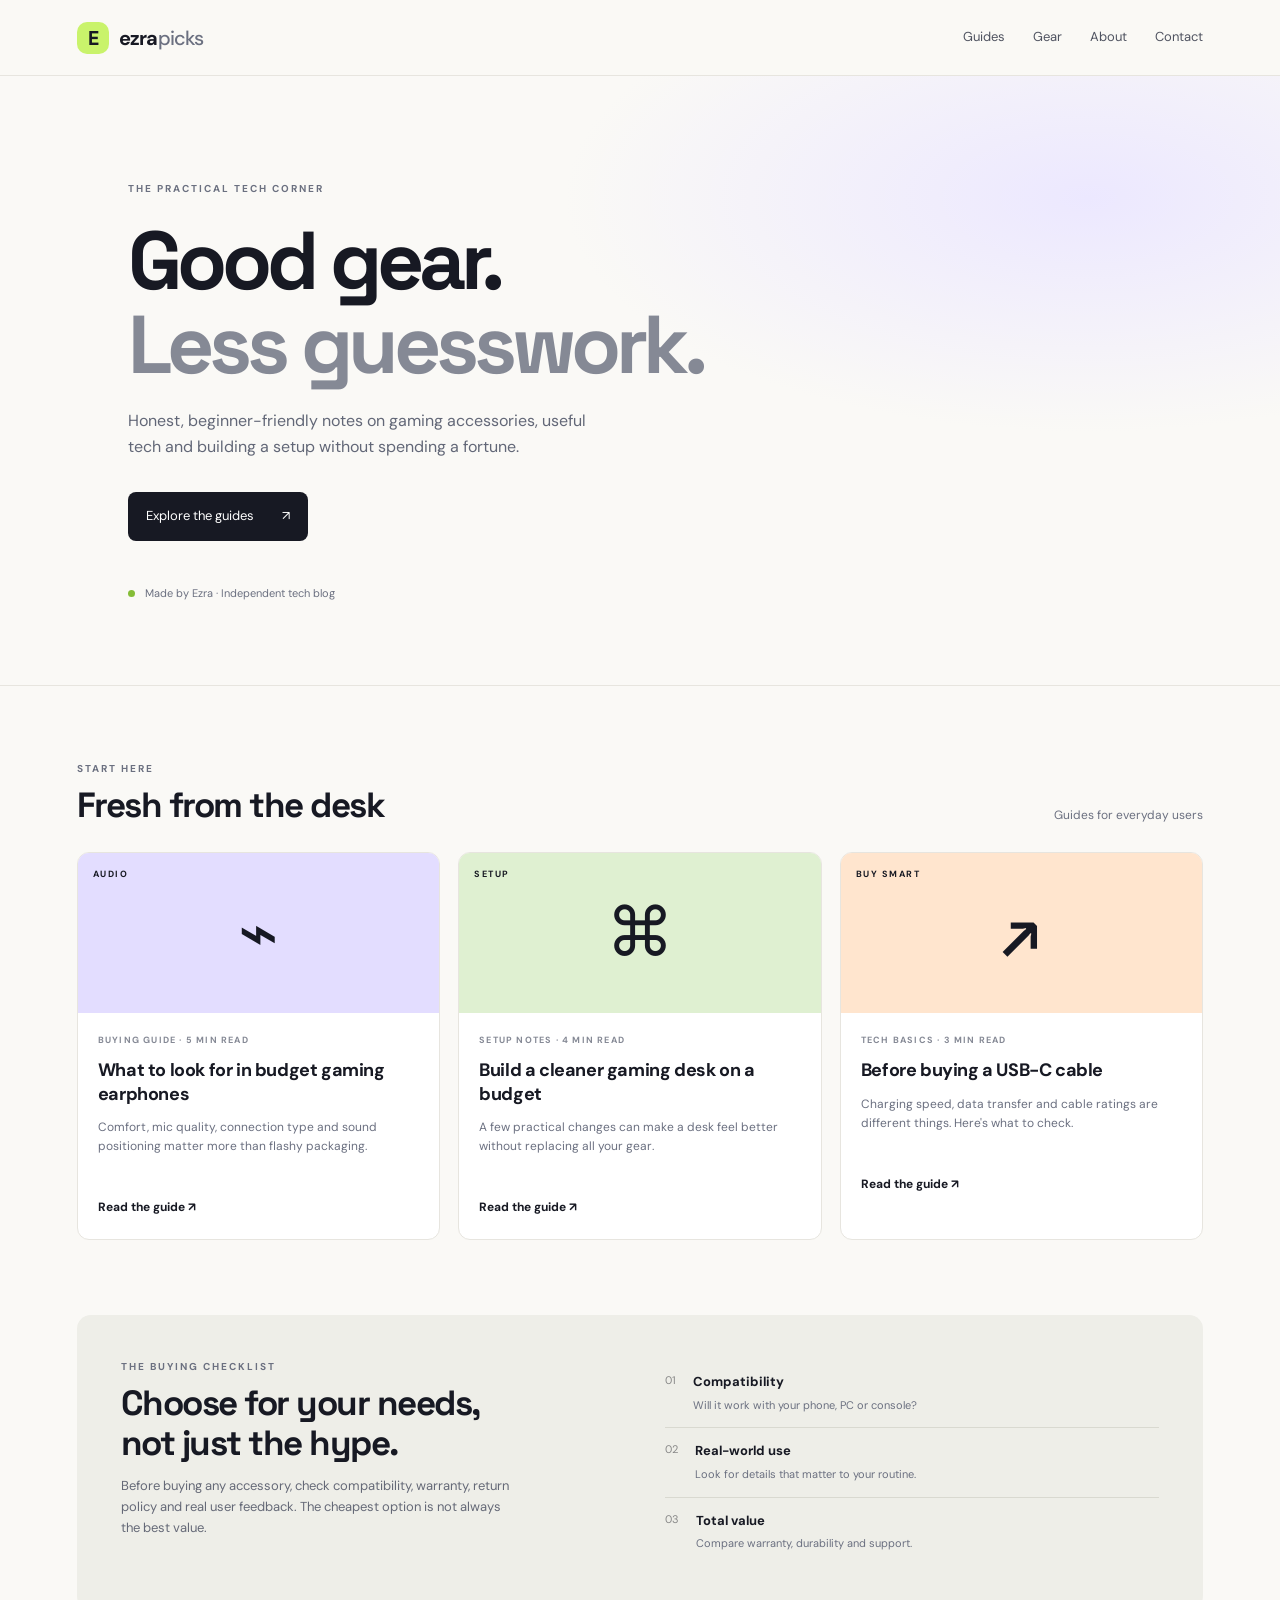
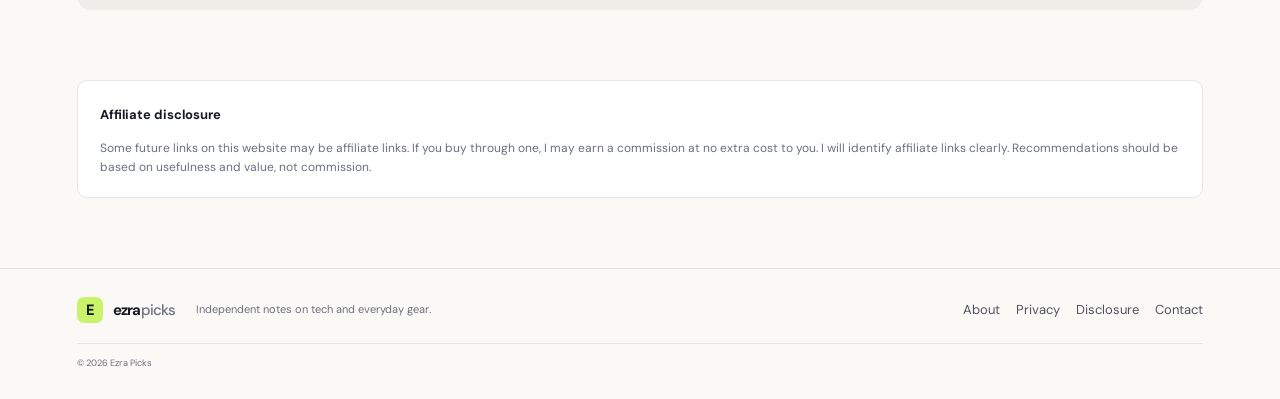
<file: index.html>
<!doctype html>
<html lang="en">
<head>
  <meta charset="utf-8">
  <meta name="viewport" content="width=device-width,initial-scale=1">
  <meta name="description" content="Practical tech, gaming gear and setup guides by Ezra.">
  <title>Ezra Picks | Tech, Gaming & Everyday Gear</title>
  <link rel="stylesheet" href="style.css">
</head>
<body>
<header class="site-header">
  <a class="brand" href="index.html"><span class="brand-mark">E</span><span>ezra<span class="muted">picks</span></span></a>
  <nav><a href="#guides">Guides</a><a href="#gear">Gear</a><a href="about.html">About</a><a href="contact.html">Contact</a></nav>
</header>
<main>
  <section class="hero">
    <div class="eyebrow">THE PRACTICAL TECH CORNER</div>
    <h1>Good gear.<br><span>Less guesswork.</span></h1>
    <p>Honest, beginner-friendly notes on gaming accessories, useful tech and building a setup without spending a fortune.</p>
    <a class="button" href="#guides">Explore the guides <span aria-hidden="true">↗</span></a>
    <div class="hero-note"><span class="dot"></span> Made by Ezra · Independent tech blog</div>
  </section>

  <section class="section" id="guides">
    <div class="section-head"><div><div class="eyebrow">START HERE</div><h2>Fresh from the desk</h2></div><span class="section-caption">Guides for everyday users</span></div>
    <div class="cards">
      <article class="post-card">
        <div class="card-art art-purple"><span class="art-icon">⌁</span><span class="art-label">AUDIO</span></div>
        <div class="card-body"><div class="meta">BUYING GUIDE · 5 MIN READ</div><h3>What to look for in budget gaming earphones</h3><p>Comfort, mic quality, connection type and sound positioning matter more than flashy packaging.</p><a href="gaming-earphones.html" class="text-link">Read the guide ↗</a></div>
      </article>
      <article class="post-card">
        <div class="card-art art-green"><span class="art-icon">⌘</span><span class="art-label">SETUP</span></div>
        <div class="card-body"><div class="meta">SETUP NOTES · 4 MIN READ</div><h3>Build a cleaner gaming desk on a budget</h3><p>A few practical changes can make a desk feel better without replacing all your gear.</p><a href="budget-setup.html" class="text-link">Read the guide ↗</a></div>
      </article>
      <article class="post-card">
        <div class="card-art art-orange"><span class="art-icon">↗</span><span class="art-label">BUY SMART</span></div>
        <div class="card-body"><div class="meta">TECH BASICS · 3 MIN READ</div><h3>Before buying a USB-C cable</h3><p>Charging speed, data transfer and cable ratings are different things. Here's what to check.</p><a href="usb-c-cables.html" class="text-link">Read the guide ↗</a></div>
      </article>
    </div>
  </section>

  <section class="feature" id="gear">
    <div><div class="eyebrow">THE BUYING CHECKLIST</div><h2>Choose for your needs,<br>not just the hype.</h2><p>Before buying any accessory, check compatibility, warranty, return policy and real user feedback. The cheapest option is not always the best value.</p></div>
    <div class="checklist"><div><span>01</span><p><b>Compatibility</b><small>Will it work with your phone, PC or console?</small></p></div><div><span>02</span><p><b>Real-world use</b><small>Look for details that matter to your routine.</small></p></div><div><span>03</span><p><b>Total value</b><small>Compare warranty, durability and support.</small></p></div></div>
  </section>

  <section class="disclosure">
    <b>Affiliate disclosure</b>
    <p>Some future links on this website may be affiliate links. If you buy through one, I may earn a commission at no extra cost to you. I will identify affiliate links clearly. Recommendations should be based on usefulness and value, not commission.</p>
  </section>
</main>
<footer><a class="brand small-brand" href="index.html"><span class="brand-mark">E</span><span>ezra<span class="muted">picks</span></span></a><span>Independent notes on tech and everyday gear.</span><div class="footer-links"><a href="about.html">About</a><a href="privacy.html">Privacy</a><a href="disclosure.html">Disclosure</a><a href="contact.html">Contact</a></div><small>© 2026 Ezra Picks</small></footer>
</body>
</html>
</file>
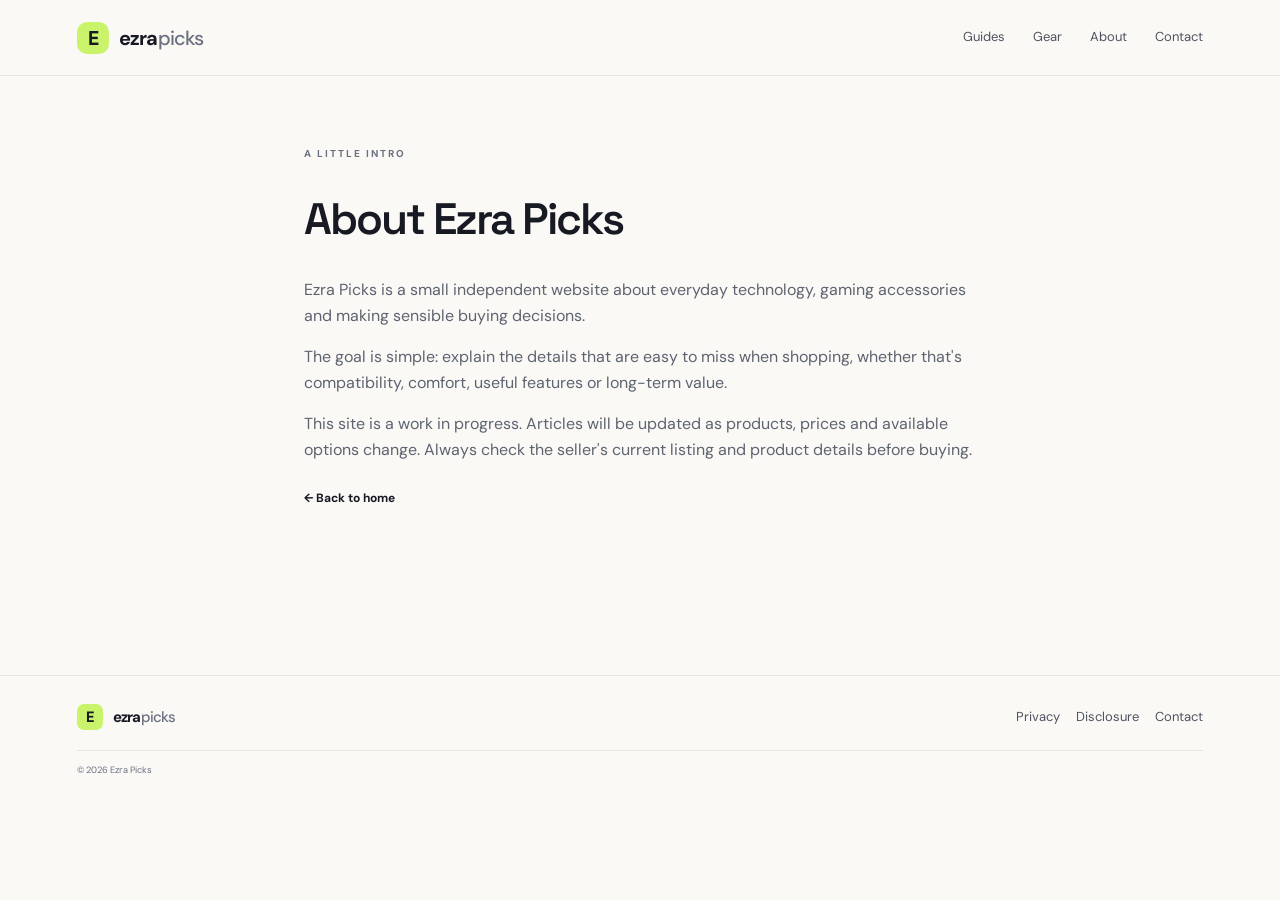
<file: about.html>
<!doctype html><html lang="en"><head><meta charset="utf-8"><meta name="viewport" content="width=device-width,initial-scale=1"><title>About | Ezra Picks</title><link rel="stylesheet" href="style.css"></head><body><header class="site-header"><a class="brand" href="index.html"><span class="brand-mark">E</span><span>ezra<span class="muted">picks</span></span></a><nav><a href="index.html#guides">Guides</a><a href="index.html#gear">Gear</a><a href="about.html">About</a><a href="contact.html">Contact</a></nav></header><main class="plain-page"><div class="eyebrow">A LITTLE INTRO</div><h1>About Ezra Picks</h1><p>Ezra Picks is a small independent website about everyday technology, gaming accessories and making sensible buying decisions.</p><p>The goal is simple: explain the details that are easy to miss when shopping, whether that's compatibility, comfort, useful features or long-term value.</p><p>This site is a work in progress. Articles will be updated as products, prices and available options change. Always check the seller's current listing and product details before buying.</p><p><a class="text-link" href="index.html">← Back to home</a></p></main><footer><a class="brand small-brand" href="index.html"><span class="brand-mark">E</span><span>ezra<span class="muted">picks</span></span></a><div class="footer-links"><a href="privacy.html">Privacy</a><a href="disclosure.html">Disclosure</a><a href="contact.html">Contact</a></div><small>© 2026 Ezra Picks</small></footer></body></html>
</file>
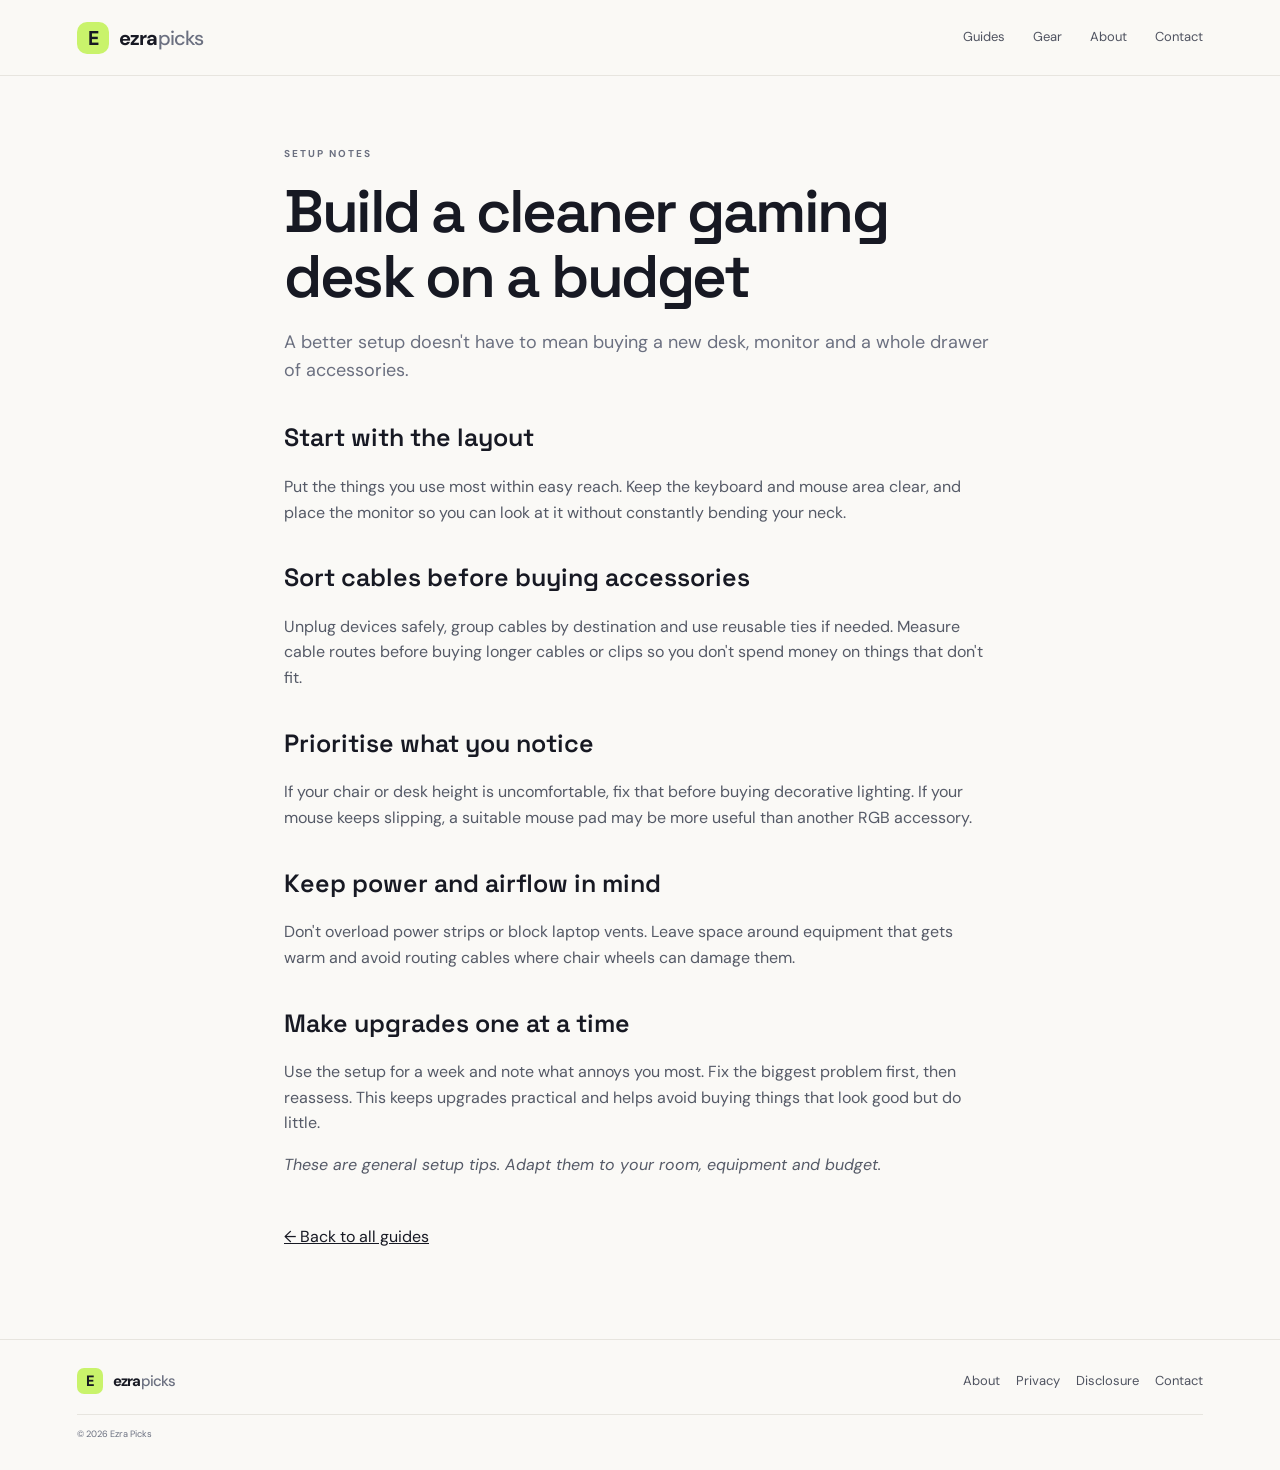
<file: budget-setup.html>
<!doctype html><html lang="en"><head><meta charset="utf-8"><meta name="viewport" content="width=device-width,initial-scale=1"><title>Budget Gaming Desk Setup | Ezra Picks</title><link rel="stylesheet" href="style.css"></head><body><header class="site-header"><a class="brand" href="index.html"><span class="brand-mark">E</span><span>ezra<span class="muted">picks</span></span></a><nav><a href="index.html#guides">Guides</a><a href="index.html#gear">Gear</a><a href="about.html">About</a><a href="contact.html">Contact</a></nav></header><article class="article"><div class="eyebrow">SETUP NOTES</div><h1>Build a cleaner gaming desk on a budget</h1><p class="lead">A better setup doesn't have to mean buying a new desk, monitor and a whole drawer of accessories.</p><h2>Start with the layout</h2><p>Put the things you use most within easy reach. Keep the keyboard and mouse area clear, and place the monitor so you can look at it without constantly bending your neck.</p><h2>Sort cables before buying accessories</h2><p>Unplug devices safely, group cables by destination and use reusable ties if needed. Measure cable routes before buying longer cables or clips so you don't spend money on things that don't fit.</p><h2>Prioritise what you notice</h2><p>If your chair or desk height is uncomfortable, fix that before buying decorative lighting. If your mouse keeps slipping, a suitable mouse pad may be more useful than another RGB accessory.</p><h2>Keep power and airflow in mind</h2><p>Don't overload power strips or block laptop vents. Leave space around equipment that gets warm and avoid routing cables where chair wheels can damage them.</p><h2>Make upgrades one at a time</h2><p>Use the setup for a week and note what annoys you most. Fix the biggest problem first, then reassess. This keeps upgrades practical and helps avoid buying things that look good but do little.</p><p><em>These are general setup tips. Adapt them to your room, equipment and budget.</em></p><a class="back" href="index.html">← Back to all guides</a></article><footer><a class="brand small-brand" href="index.html"><span class="brand-mark">E</span><span>ezra<span class="muted">picks</span></span></a><div class="footer-links"><a href="about.html">About</a><a href="privacy.html">Privacy</a><a href="disclosure.html">Disclosure</a><a href="contact.html">Contact</a></div><small>© 2026 Ezra Picks</small></footer></body></html>
</file>
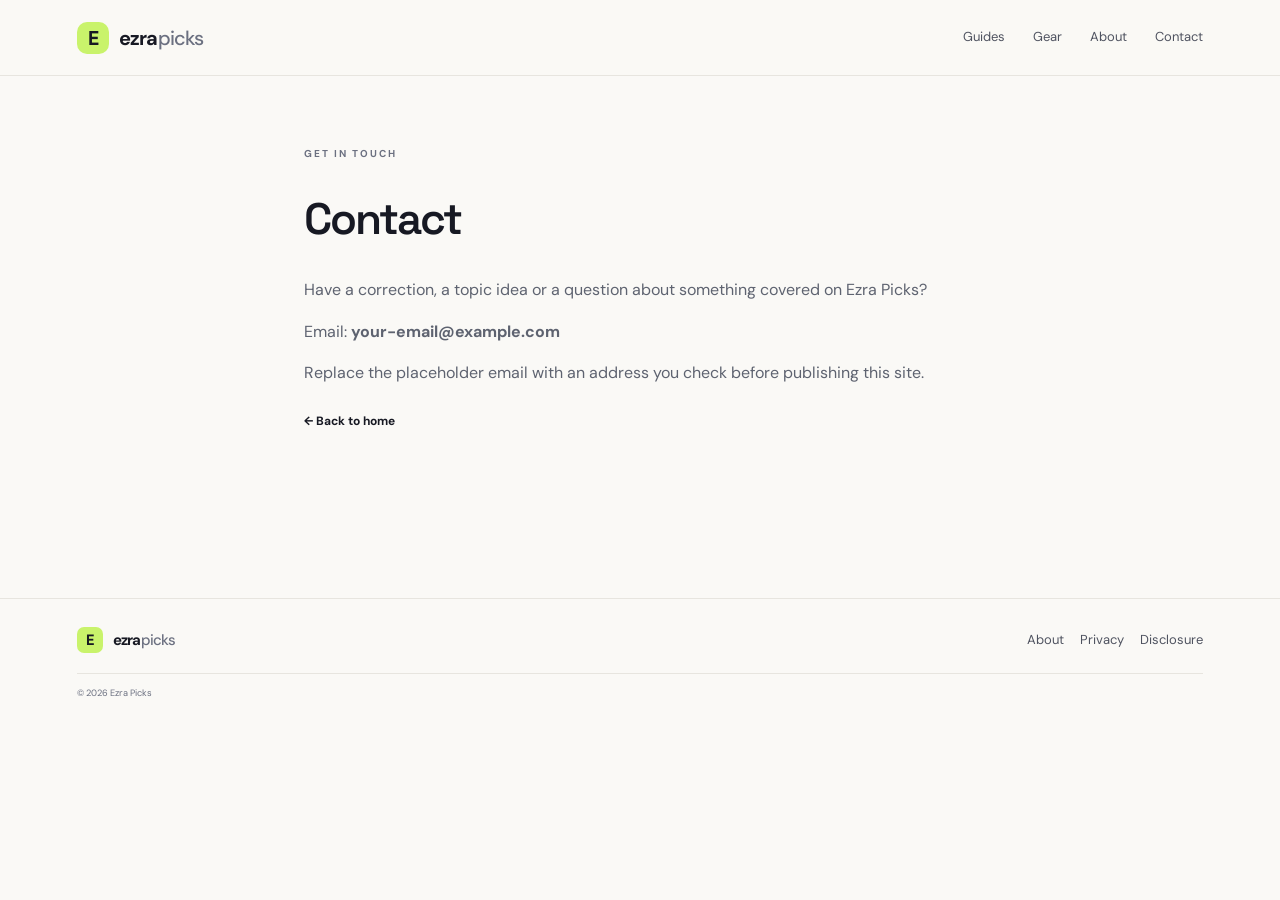
<file: contact.html>
<!doctype html><html lang="en"><head><meta charset="utf-8"><meta name="viewport" content="width=device-width,initial-scale=1"><title>Contact | Ezra Picks</title><link rel="stylesheet" href="style.css"></head><body><header class="site-header"><a class="brand" href="index.html"><span class="brand-mark">E</span><span>ezra<span class="muted">picks</span></span></a><nav><a href="index.html#guides">Guides</a><a href="index.html#gear">Gear</a><a href="about.html">About</a><a href="contact.html">Contact</a></nav></header><main class="plain-page"><div class="eyebrow">GET IN TOUCH</div><h1>Contact</h1><p>Have a correction, a topic idea or a question about something covered on Ezra Picks?</p><p>Email: <strong>your-email@example.com</strong></p><p>Replace the placeholder email with an address you check before publishing this site.</p><p><a class="text-link" href="index.html">← Back to home</a></p></main><footer><a class="brand small-brand" href="index.html"><span class="brand-mark">E</span><span>ezra<span class="muted">picks</span></span></a><div class="footer-links"><a href="about.html">About</a><a href="privacy.html">Privacy</a><a href="disclosure.html">Disclosure</a></div><small>© 2026 Ezra Picks</small></footer></body></html>
</file>
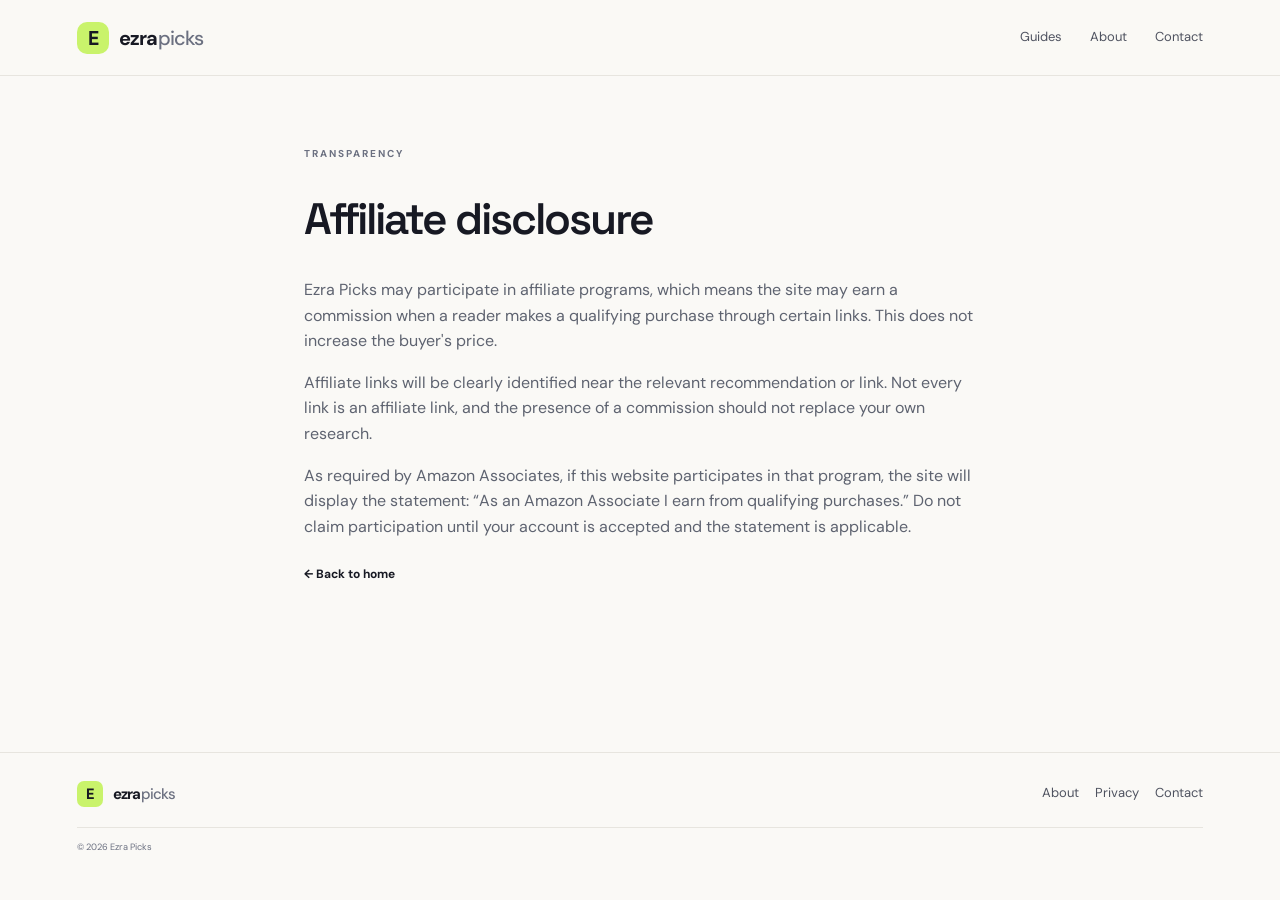
<file: disclosure.html>
<!doctype html><html lang="en"><head><meta charset="utf-8"><meta name="viewport" content="width=device-width,initial-scale=1"><title>Affiliate Disclosure | Ezra Picks</title><link rel="stylesheet" href="style.css"></head><body><header class="site-header"><a class="brand" href="index.html"><span class="brand-mark">E</span><span>ezra<span class="muted">picks</span></span></a><nav><a href="index.html#guides">Guides</a><a href="about.html">About</a><a href="contact.html">Contact</a></nav></header><main class="plain-page"><div class="eyebrow">TRANSPARENCY</div><h1>Affiliate disclosure</h1><p>Ezra Picks may participate in affiliate programs, which means the site may earn a commission when a reader makes a qualifying purchase through certain links. This does not increase the buyer's price.</p><p>Affiliate links will be clearly identified near the relevant recommendation or link. Not every link is an affiliate link, and the presence of a commission should not replace your own research.</p><p>As required by Amazon Associates, if this website participates in that program, the site will display the statement: “As an Amazon Associate I earn from qualifying purchases.” Do not claim participation until your account is accepted and the statement is applicable.</p><p><a class="text-link" href="index.html">← Back to home</a></p></main><footer><a class="brand small-brand" href="index.html"><span class="brand-mark">E</span><span>ezra<span class="muted">picks</span></span></a><div class="footer-links"><a href="about.html">About</a><a href="privacy.html">Privacy</a><a href="contact.html">Contact</a></div><small>© 2026 Ezra Picks</small></footer></body></html>
</file>
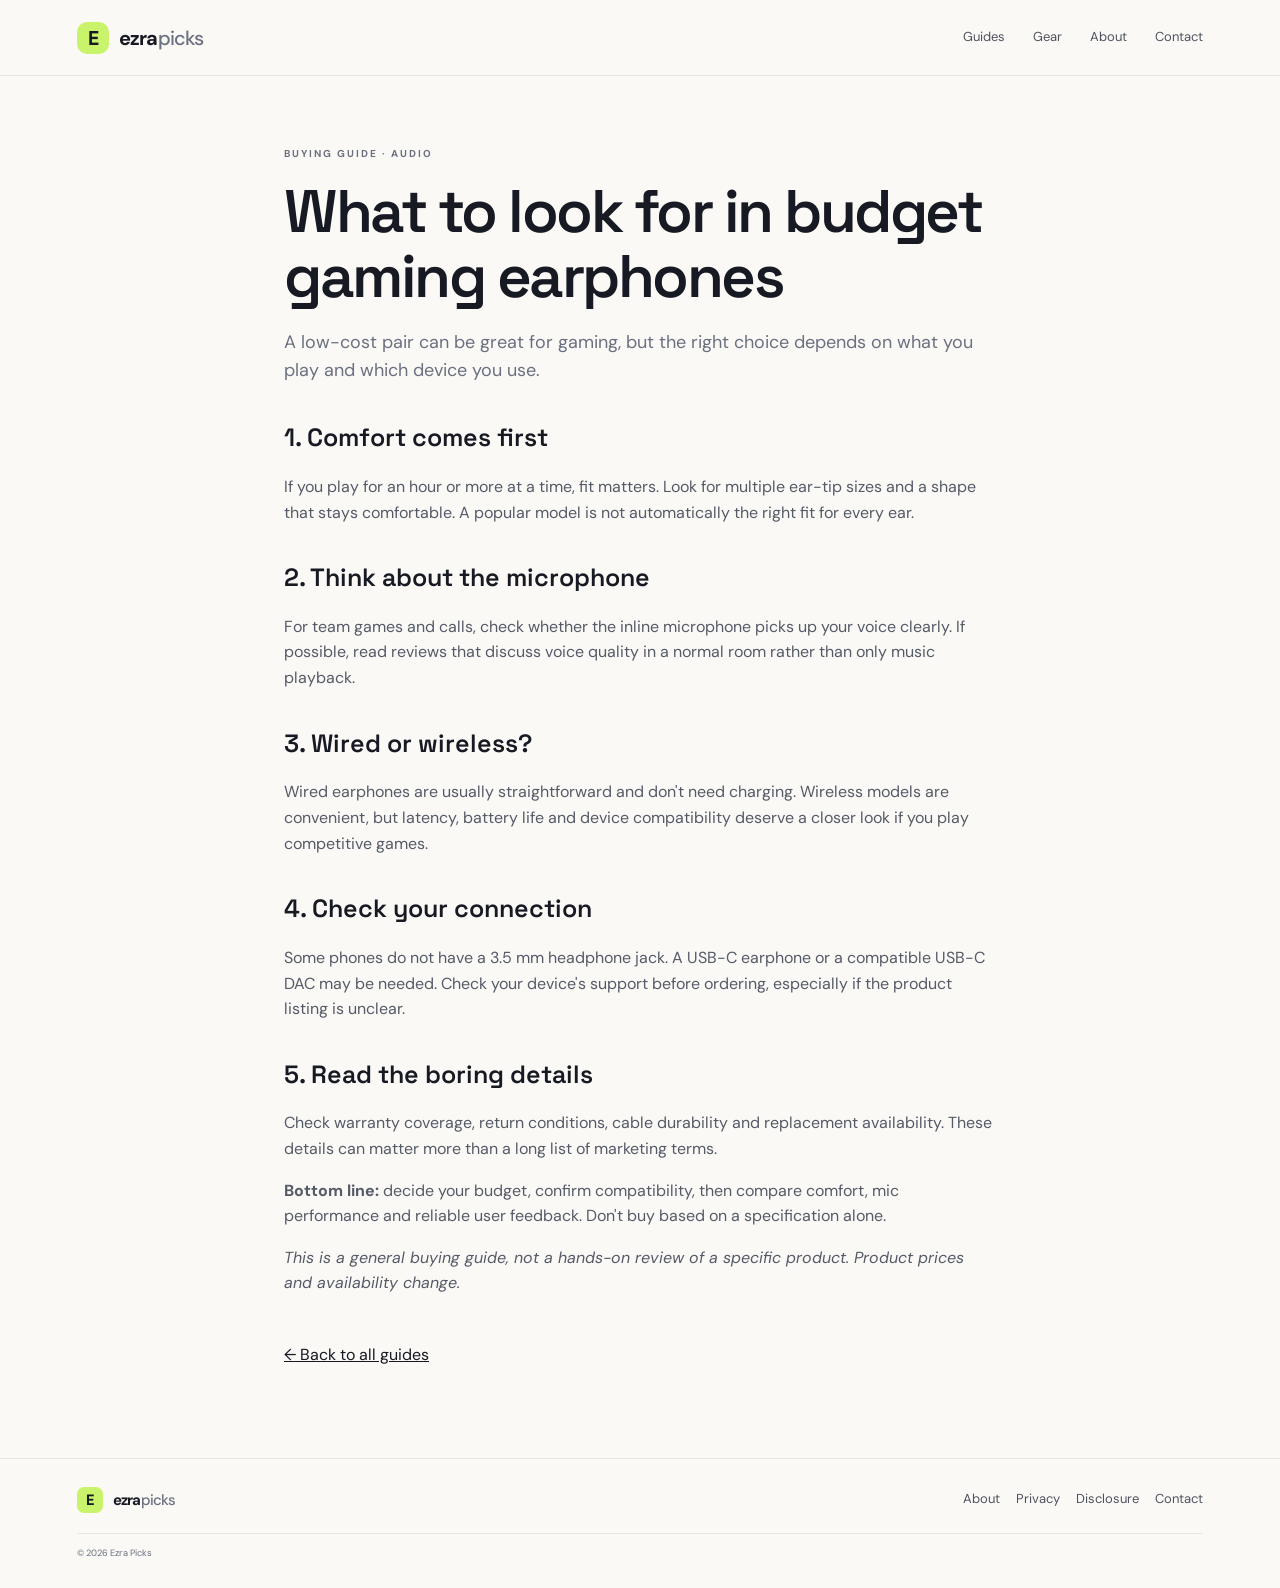
<file: gaming-earphones.html>
<!doctype html><html lang="en"><head><meta charset="utf-8"><meta name="viewport" content="width=device-width,initial-scale=1"><title>Budget Gaming Earphones | Ezra Picks</title><link rel="stylesheet" href="style.css"></head><body><header class="site-header"><a class="brand" href="index.html"><span class="brand-mark">E</span><span>ezra<span class="muted">picks</span></span></a><nav><a href="index.html#guides">Guides</a><a href="index.html#gear">Gear</a><a href="about.html">About</a><a href="contact.html">Contact</a></nav></header><article class="article"><div class="eyebrow">BUYING GUIDE · AUDIO</div><h1>What to look for in budget gaming earphones</h1><p class="lead">A low-cost pair can be great for gaming, but the right choice depends on what you play and which device you use.</p><h2>1. Comfort comes first</h2><p>If you play for an hour or more at a time, fit matters. Look for multiple ear-tip sizes and a shape that stays comfortable. A popular model is not automatically the right fit for every ear.</p><h2>2. Think about the microphone</h2><p>For team games and calls, check whether the inline microphone picks up your voice clearly. If possible, read reviews that discuss voice quality in a normal room rather than only music playback.</p><h2>3. Wired or wireless?</h2><p>Wired earphones are usually straightforward and don't need charging. Wireless models are convenient, but latency, battery life and device compatibility deserve a closer look if you play competitive games.</p><h2>4. Check your connection</h2><p>Some phones do not have a 3.5 mm headphone jack. A USB-C earphone or a compatible USB-C DAC may be needed. Check your device's support before ordering, especially if the product listing is unclear.</p><h2>5. Read the boring details</h2><p>Check warranty coverage, return conditions, cable durability and replacement availability. These details can matter more than a long list of marketing terms.</p><p><strong>Bottom line:</strong> decide your budget, confirm compatibility, then compare comfort, mic performance and reliable user feedback. Don't buy based on a specification alone.</p><p><em>This is a general buying guide, not a hands-on review of a specific product. Product prices and availability change.</em></p><a class="back" href="index.html">← Back to all guides</a></article><footer><a class="brand small-brand" href="index.html"><span class="brand-mark">E</span><span>ezra<span class="muted">picks</span></span></a><div class="footer-links"><a href="about.html">About</a><a href="privacy.html">Privacy</a><a href="disclosure.html">Disclosure</a><a href="contact.html">Contact</a></div><small>© 2026 Ezra Picks</small></footer></body></html>
</file>
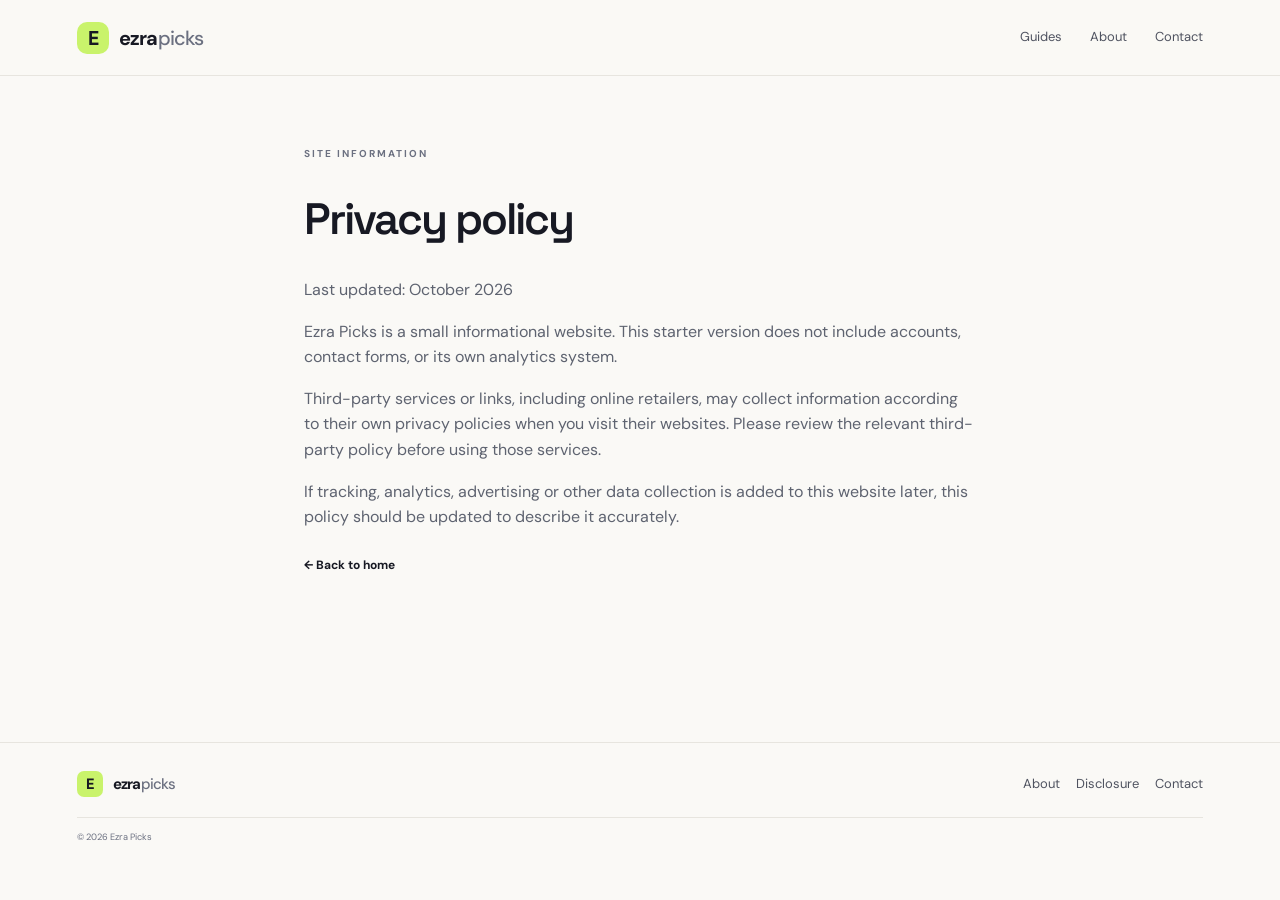
<file: privacy.html>
<!doctype html><html lang="en"><head><meta charset="utf-8"><meta name="viewport" content="width=device-width,initial-scale=1"><title>Privacy | Ezra Picks</title><link rel="stylesheet" href="style.css"></head><body><header class="site-header"><a class="brand" href="index.html"><span class="brand-mark">E</span><span>ezra<span class="muted">picks</span></span></a><nav><a href="index.html#guides">Guides</a><a href="about.html">About</a><a href="contact.html">Contact</a></nav></header><main class="plain-page"><div class="eyebrow">SITE INFORMATION</div><h1>Privacy policy</h1><p>Last updated: October 2026</p><p>Ezra Picks is a small informational website. This starter version does not include accounts, contact forms, or its own analytics system.</p><p>Third-party services or links, including online retailers, may collect information according to their own privacy policies when you visit their websites. Please review the relevant third-party policy before using those services.</p><p>If tracking, analytics, advertising or other data collection is added to this website later, this policy should be updated to describe it accurately.</p><p><a class="text-link" href="index.html">← Back to home</a></p></main><footer><a class="brand small-brand" href="index.html"><span class="brand-mark">E</span><span>ezra<span class="muted">picks</span></span></a><div class="footer-links"><a href="about.html">About</a><a href="disclosure.html">Disclosure</a><a href="contact.html">Contact</a></div><small>© 2026 Ezra Picks</small></footer></body></html>
</file>
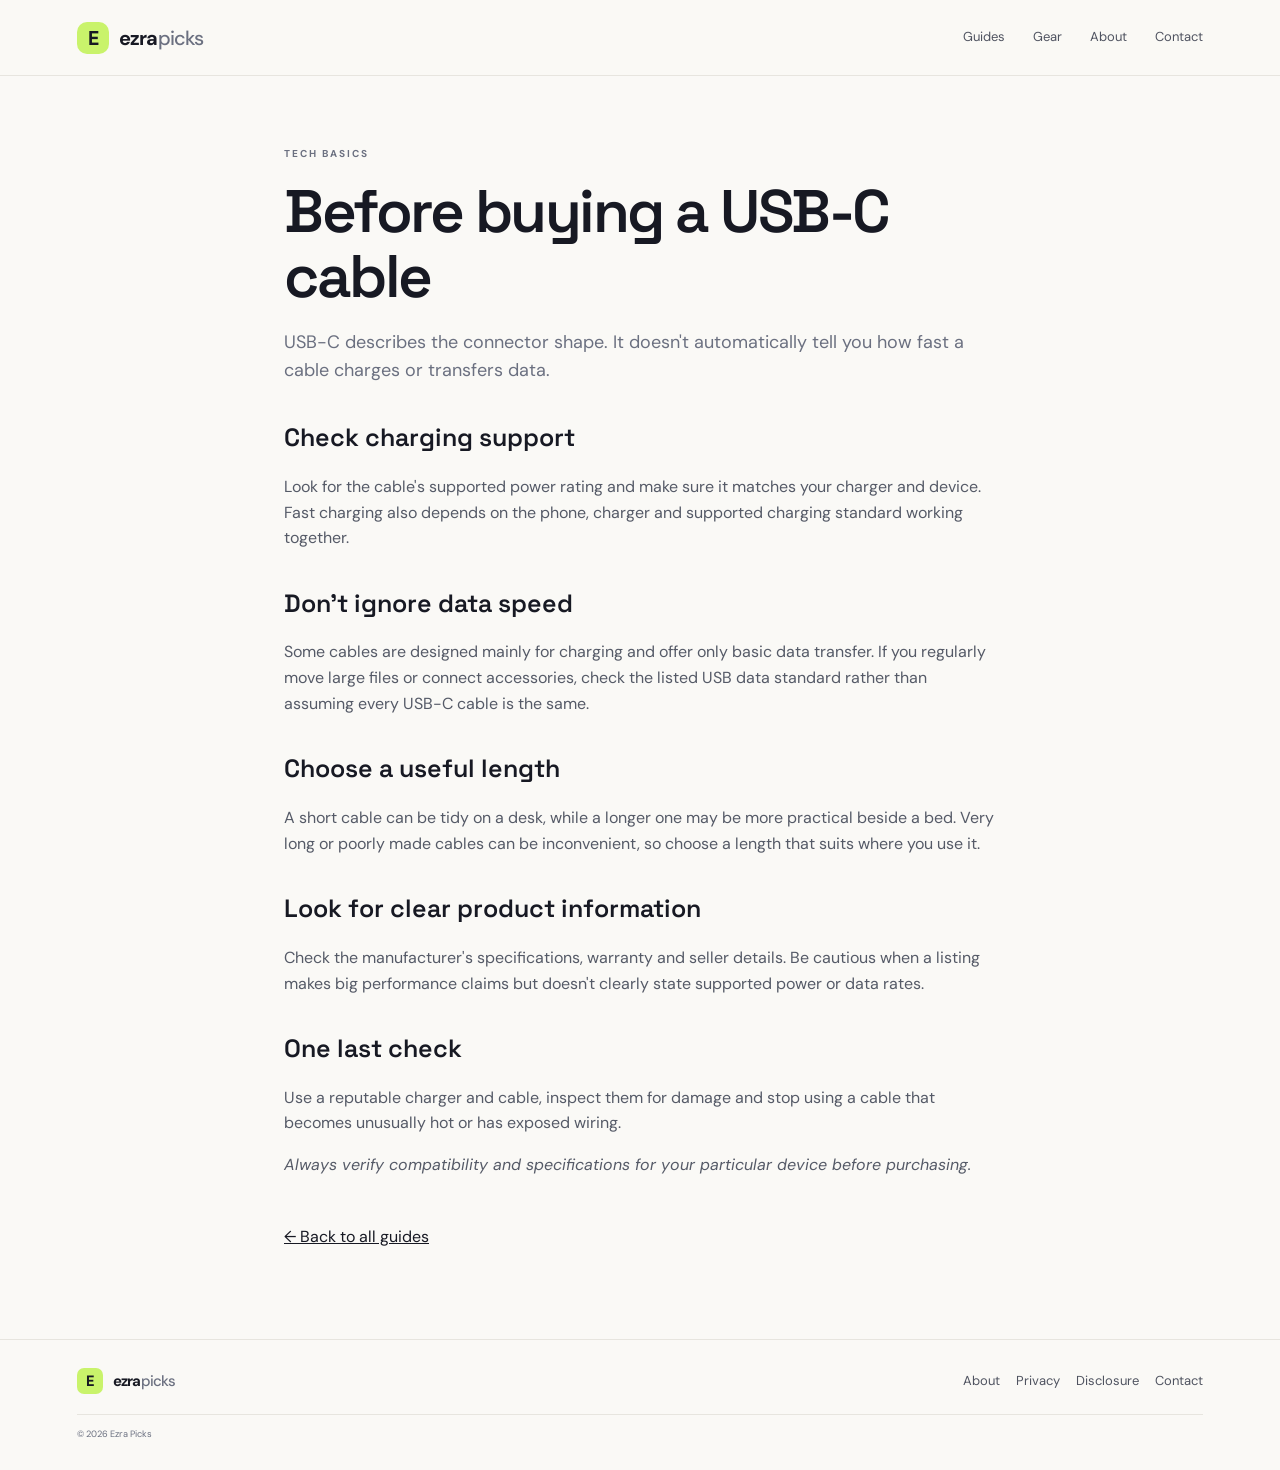
<file: usb-c-cables.html>
<!doctype html><html lang="en"><head><meta charset="utf-8"><meta name="viewport" content="width=device-width,initial-scale=1"><title>USB-C Cable Buying Guide | Ezra Picks</title><link rel="stylesheet" href="style.css"></head><body><header class="site-header"><a class="brand" href="index.html"><span class="brand-mark">E</span><span>ezra<span class="muted">picks</span></span></a><nav><a href="index.html#guides">Guides</a><a href="index.html#gear">Gear</a><a href="about.html">About</a><a href="contact.html">Contact</a></nav></header><article class="article"><div class="eyebrow">TECH BASICS</div><h1>Before buying a USB-C cable</h1><p class="lead">USB-C describes the connector shape. It doesn't automatically tell you how fast a cable charges or transfers data.</p><h2>Check charging support</h2><p>Look for the cable's supported power rating and make sure it matches your charger and device. Fast charging also depends on the phone, charger and supported charging standard working together.</p><h2>Don't ignore data speed</h2><p>Some cables are designed mainly for charging and offer only basic data transfer. If you regularly move large files or connect accessories, check the listed USB data standard rather than assuming every USB-C cable is the same.</p><h2>Choose a useful length</h2><p>A short cable can be tidy on a desk, while a longer one may be more practical beside a bed. Very long or poorly made cables can be inconvenient, so choose a length that suits where you use it.</p><h2>Look for clear product information</h2><p>Check the manufacturer's specifications, warranty and seller details. Be cautious when a listing makes big performance claims but doesn't clearly state supported power or data rates.</p><h2>One last check</h2><p>Use a reputable charger and cable, inspect them for damage and stop using a cable that becomes unusually hot or has exposed wiring.</p><p><em>Always verify compatibility and specifications for your particular device before purchasing.</em></p><a class="back" href="index.html">← Back to all guides</a></article><footer><a class="brand small-brand" href="index.html"><span class="brand-mark">E</span><span>ezra<span class="muted">picks</span></span></a><div class="footer-links"><a href="about.html">About</a><a href="privacy.html">Privacy</a><a href="disclosure.html">Disclosure</a><a href="contact.html">Contact</a></div><small>© 2026 Ezra Picks</small></footer></body></html>
</file>
<file: style.css>
@import url('https://fonts.googleapis.com/css2?family=DM+Sans:wght@400;500;600;700&family=Space+Grotesk:wght@400;500;600;700&display=swap');
:root{--ink:#171923;--muted:#6b7080;--paper:#faf9f6;--line:#e7e5df;--accent:#c9f36b;--purple:#d9d0ff}
*{box-sizing:border-box}html{scroll-behavior:smooth}body{margin:0;background:var(--paper);color:var(--ink);font-family:'DM Sans',Arial,sans-serif;line-height:1.6}.site-header{height:76px;display:flex;align-items:center;justify-content:space-between;padding:0 max(6vw,24px);border-bottom:1px solid var(--line);background:rgba(250,249,246,.94)}.brand{display:flex;align-items:center;gap:10px;text-decoration:none;color:var(--ink);font-weight:700;font-size:20px;letter-spacing:-.8px}.brand-mark{width:32px;height:32px;display:grid;place-items:center;background:var(--accent);border-radius:10px;font-family:'Space Grotesk';font-weight:700}.muted{color:var(--muted);font-weight:500}.site-header nav{display:flex;gap:28px}.site-header nav a,.footer-links a{color:#4f5360;text-decoration:none;font-size:13px}.site-header nav a:hover,.footer-links a:hover{color:#000}.hero{padding:105px max(10vw,28px) 82px;background:radial-gradient(ellipse at 85% 20%,#ece8ff 0,transparent 34%),var(--paper);border-bottom:1px solid var(--line)}.eyebrow{font-size:10px;letter-spacing:2px;font-weight:700;color:#6b7080}.hero h1{font-family:'Space Grotesk',sans-serif;font-size:clamp(48px,7vw,82px);letter-spacing:-5px;line-height:1.02;margin:22px 0}.hero h1 span{color:#858995}.hero>p{max-width:490px;color:#626777;font-size:16px}.button{display:inline-flex;gap:28px;align-items:center;background:var(--ink);color:#fff;text-decoration:none;padding:14px 18px;border-radius:8px;font-size:13px;margin-top:17px}.button:hover{background:#333747}.hero-note{margin-top:44px;color:var(--muted);font-size:11px}.dot{display:inline-block;width:7px;height:7px;background:#85bd37;border-radius:50%;margin-right:7px}.section{padding:75px max(6vw,24px)}.section-head{display:flex;align-items:end;justify-content:space-between;margin-bottom:27px}.section h2,.feature h2{font-family:'Space Grotesk',sans-serif;font-size:35px;line-height:1.15;letter-spacing:-1.5px;margin:8px 0 0}.section-caption{font-size:12px;color:var(--muted)}.cards{display:grid;grid-template-columns:repeat(3,1fr);gap:18px}.post-card{border:1px solid var(--line);border-radius:12px;overflow:hidden;background:white}.card-art{height:160px;display:flex;align-items:center;justify-content:center;position:relative}.art-purple{background:#e3ddff}.art-green{background:#dff0d1}.art-orange{background:#ffe5ce}.art-icon{font-family:'Space Grotesk';font-size:68px;font-weight:500}.art-label{position:absolute;left:15px;top:14px;font-size:9px;letter-spacing:1.5px;font-weight:700}.card-body{padding:20px}.meta{font-size:9px;letter-spacing:1.2px;color:#858995;font-weight:700}.card-body h3{font-size:18px;line-height:1.3;letter-spacing:-.4px;margin:12px 0 9px}.card-body p{font-size:12px;color:var(--muted);min-height:58px}.text-link{display:inline-block;margin-top:10px;font-size:12px;color:var(--ink);font-weight:700;text-decoration:none}.text-link:hover{text-decoration:underline}.feature{margin:0 max(6vw,24px) 70px;background:#eeeee8;border-radius:14px;padding:44px;display:grid;grid-template-columns:1fr 1fr;gap:50px}.feature p{color:#656977;font-size:13px;max-width:390px}.checklist>div{display:flex;gap:17px;align-items:flex-start;border-bottom:1px solid #d9d9d0;padding:13px 0}.checklist>div:last-child{border:0}.checklist span{font-size:11px;color:#888}.checklist p{margin:0;color:var(--ink)}.checklist b,.checklist small{display:block}.checklist small{font-size:11px;color:var(--muted);margin-top:4px}.disclosure{margin:0 max(6vw,24px) 70px;border:1px solid var(--line);padding:20px 22px;border-radius:10px;background:#fff}.disclosure b{font-size:13px}.disclosure p{font-size:12px;color:var(--muted);margin-bottom:0}footer{border-top:1px solid var(--line);padding:28px max(6vw,24px);display:flex;align-items:center;gap:20px;flex-wrap:wrap;color:var(--muted);font-size:11px}.small-brand{font-size:15px}.small-brand .brand-mark{width:26px;height:26px;border-radius:7px}.footer-links{display:flex;gap:16px;margin-left:auto}footer small{width:100%;padding-top:12px;border-top:1px solid var(--line)}.article{max-width:760px;margin:auto;padding:70px 24px 90px}.article h1{font:600 clamp(38px,6vw,60px)/1.08 'Space Grotesk',sans-serif;letter-spacing:-2.5px;margin:18px 0}.article .lead{font-size:18px;color:var(--muted)}.article h2{font:600 25px 'Space Grotesk',sans-serif;margin-top:36px}.article p,.article li{color:#555a67}.article .back{display:inline-block;margin-top:30px;color:var(--ink)}.plain-page{max-width:720px;margin:70px auto;padding:0 24px 80px}.plain-page h1{font:600 44px 'Space Grotesk',sans-serif;letter-spacing:-2px}.plain-page p{color:#5e6370}
@media(max-width:760px){.site-header{padding:0 18px}.site-header nav{gap:12px}.site-header nav a{font-size:11px}.hero{padding:78px 25px 60px}.hero h1{letter-spacing:-3px}.section{padding:55px 20px}.section-head{display:block}.section-caption{display:block;margin-top:10px}.cards{grid-template-columns:1fr}.card-art{height:145px}.card-body p{min-height:0}.feature{margin:0 20px 45px;padding:26px;grid-template-columns:1fr;gap:20px}.disclosure{margin:0 20px 45px}footer{padding:25px 20px}.footer-links{margin-left:0;flex-wrap:wrap}.article{padding-top:45px}.plain-page{margin-top:45px}}
</file>
